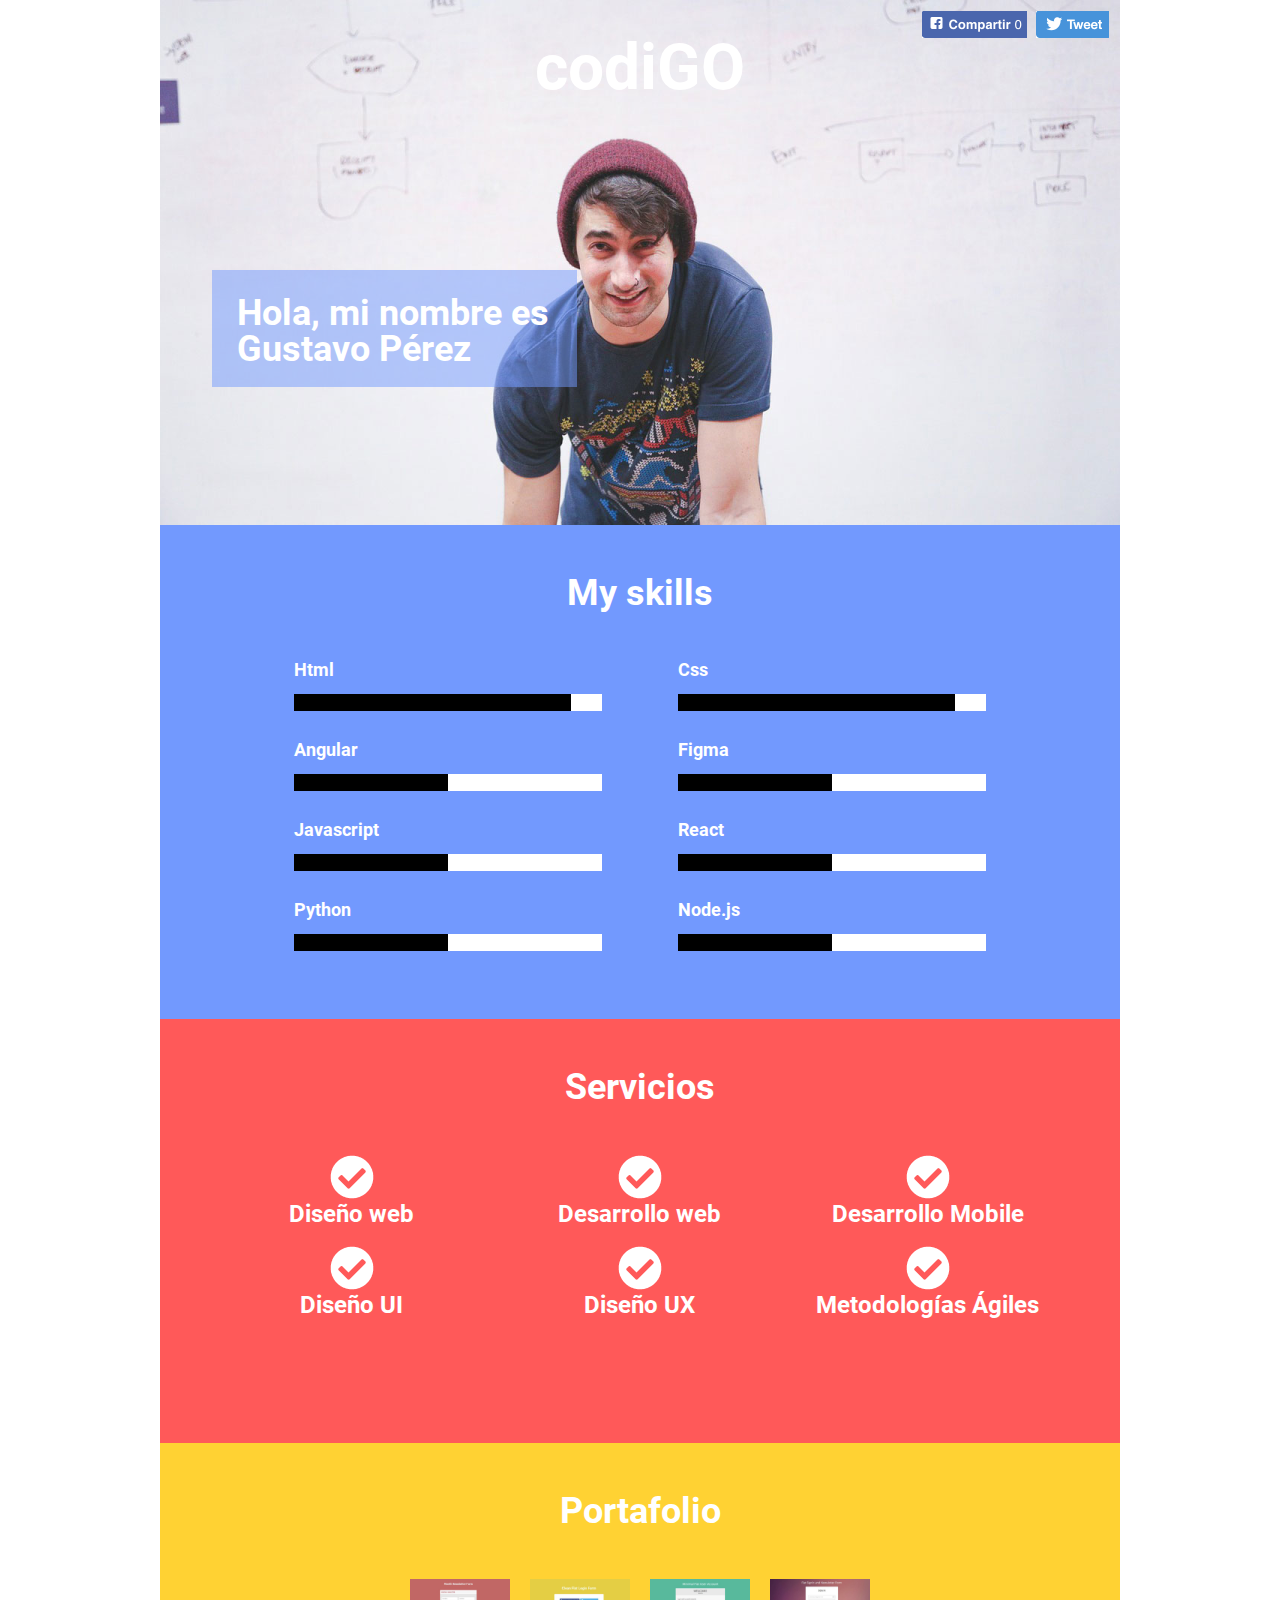
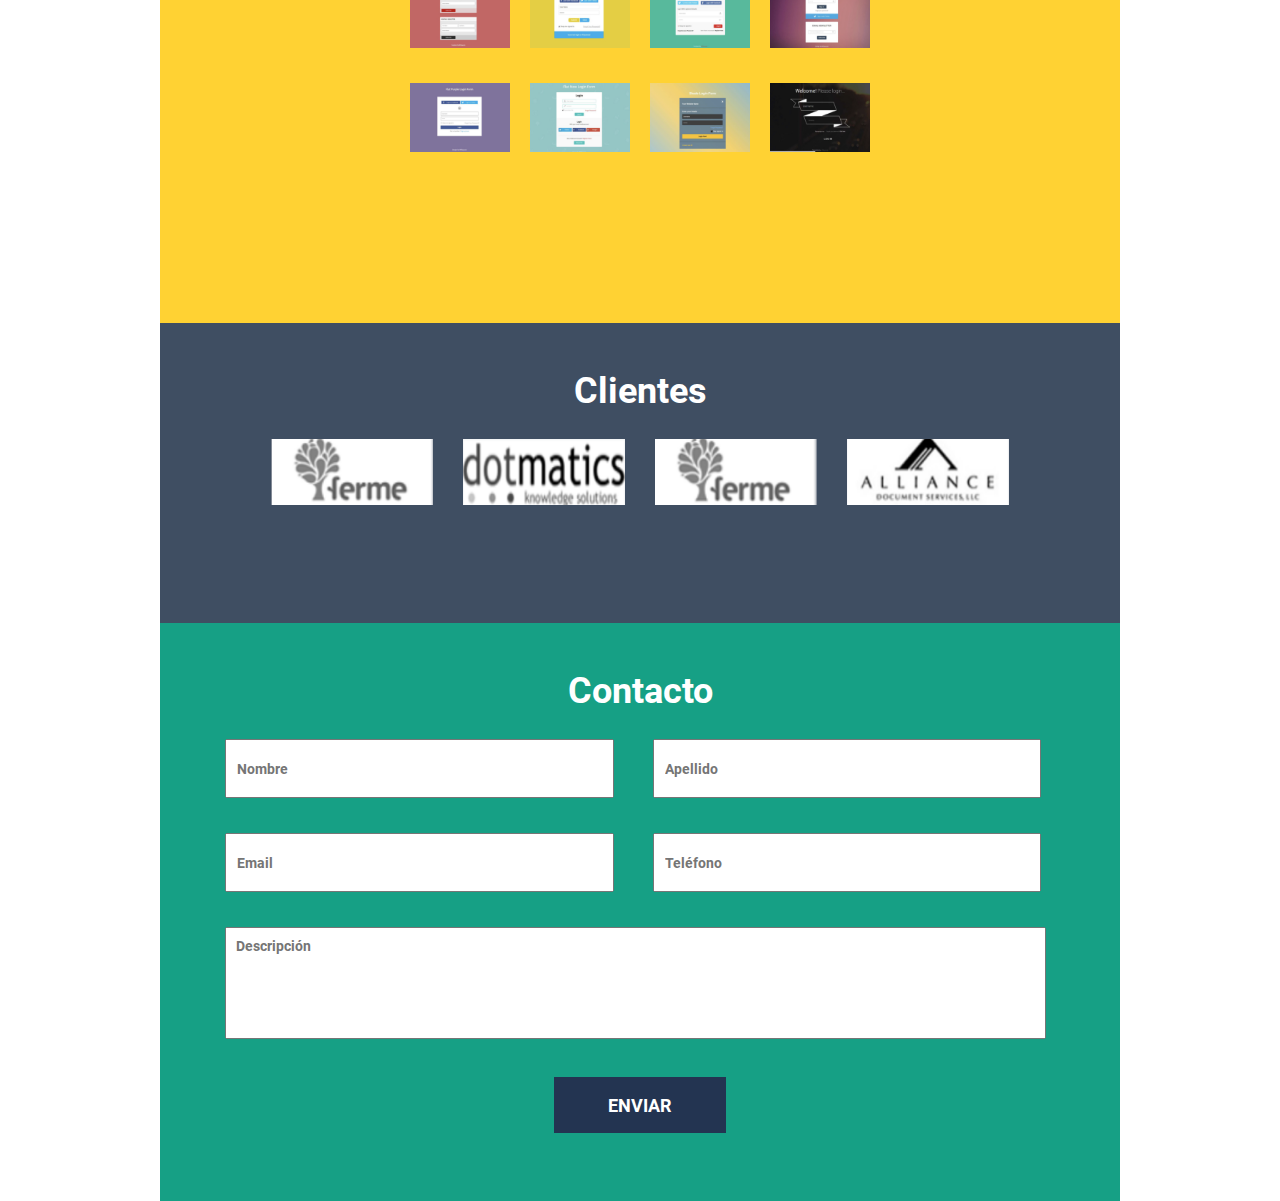
<file: index.html>
<!DOCTYPE html>
<html lang="en">
  <head>
    <meta charset="UTF-8" />
    <meta name="viewport" content="width=device-width, initial-scale=1.0" />
    <meta http-equiv="X-UA-Compatible" content="ie=edge" />
    <title>Página personal - Gustavo Pérez</title>
    <link rel="stylesheet" href="./styles/reset.css" />
    <link rel="stylesheet" href="./fonts/roboto/roboto.css" />
    <link rel="stylesheet" href="./styles/main.css" />
    <meta
      name="description"
      content="Pagina web sobre portafolio de sebastian yabiku, creada en conjunto en elvprograma codiGO"
    />
    <meta
      name="keywords"
      content="web programacion portafolio sebastianyabiku codiGO"
    />
    <meta
      property="og:title"
      itemprop="headline"
      content="Portfolio - codiGO"
    />
    <meta
      property="og:description"
      itemprop="description"
      content="Pagina web sobre portafolio de sebastian yabiku, creada en conjunto en el programa codiGO"
    />
    <meta
      property="og:image"
      itemprop="image"
      content="https://codigo-pe.github.io/front_ejercicios1/images/image.png"
    />
    <meta
      property="og:url"
      itemprop="url"
      content="https://codigo-pe.github.io/front_ejercicios1/"
    />
  </head>
  <body>
    <div class="lienzo">
      <!--<div id="fb-root"></div>-->
      <!--<script async defer crossorigin="anonymous" src="https://connect.facebook.net/es_ES/sdk.js#xfbml=1&version=v4.0"></script>-->
      <!--LIST-SOCIAL-->
      <main>
        <!--PRESENTACIÓN DE CÓDIGO TECSUP-->
        <section class="presentacion">
          <div class="social-icons">
            <ul>
              <li>
                <img src="./images/facebookshare.png" />
                <!--<div class="fb-share-button" data-href="https://codigo-pe.github.io/front_ejercicios1/" data-layout="button_count" data-size="small"><a target="_blank" href="https://www.facebook.com/sharer/sharer.php?u=https%3A%2F%2Fcodigo-pe.github.io%2Ffront_ejercicios1%2F&amp;src=sdkpreparse" class="fb-xfbml-parse-ignore">Compartir</a></div>-->
              </li>
              <li>
                <img src="./images/tweet.png" />
              </li>
            </ul>
          </div>
          <h1>codiGO</h1>
          <h2>Hola, mi nombre es Gustavo Pérez</h2>
          <figure>
            <img src="./images/image.png" alt="Banner" />
          </figure>
        </section>
        <!--SKILLS DEL EQUIPO-->
        <section class="skills">
          <h2>My skills</h2>
          <!--nivel de conocimiento html-->
          <div class="conocimientos">
            <div class="tecnologia">
              <h3>Html</h3>
              <div class="barra-tecnologia"><div class="nivel-html"></div></div>
            </div>
            <!--nivel de conocimiento css-->
            <div class="tecnologia">
              <h3>Css</h3>
              <div class="barra-tecnologia"><div class="nivel-css"></div></div>
            </div>
            <!--nivel de conocimiento Angular-->
            <div class="tecnologia">
              <h3>Angular</h3>
              <div class="barra-tecnologia">
                <div class="nivel-angular"></div>
              </div>
            </div>
            <!--nivel de conocimiento Figma-->
            <div class="tecnologia">
              <h3>Figma</h3>
              <div class="barra-tecnologia">
                <div class="nivel-figma"></div>
              </div>
            </div>
            <!--nivel de conocimiento Javascript-->
            <div class="tecnologia">
              <h3>Javascript</h3>
              <div class="barra-tecnologia">
                <div class="nivel-javascript"></div>
              </div>
            </div>
            <!--nivel de conocimiento React-->
            <div class="tecnologia">
              <h3>React</h3>
              <div class="barra-tecnologia">
                <div class="nivel-react"></div>
              </div>
            </div>
            <!--nivel de conocimiento Python-->
            <div class="tecnologia">
              <h3>Python</h3>
              <div class="barra-tecnologia">
                <div class="nivel-python"></div>
              </div>
            </div>
            <!--nivel de conocimiento Node.js-->
            <div class="tecnologia">
              <h3>Node.js</h3>
              <div class="barra-tecnologia">
                <div class="nivel-nodejs"></div>
              </div>
            </div>
          </div>
        </section>
        <!--Servicios-->
        <section class="servicios">
          <h2>Servicios</h2>
          <div class="servicios-listado">
            <div class="servicio-tipo">
              <img src="./images/Vector.png" />
              <h3>Diseño web</h3>
            </div>
            <div class="servicio-tipo">
              <img src="./images/Vector.png" />
              <h3>Desarrollo web</h3>
            </div>
            <div class="servicio-tipo">
              <img src="./images/Vector.png" />
              <h3>Desarrollo Mobile</h3>
            </div>
            <div class="servicio-tipo">
              <img src="./images/Vector.png" />
              <h3>Diseño UI</h3>
            </div>
            <div class="servicio-tipo">
              <img src="./images/Vector.png" />
              <h3>Diseño UX</h3>
            </div>
            <div class="servicio-tipo">
              <img src="./images/Vector.png" />
              <h3>Metodologías Ágiles</h3>
            </div>
          </div>
        </section>
        <!--PORTAFOLIO-->
        <section class="portafolio">
          <h2>Portafolio</h2>
          <div class="proyectos">
            <figure>
              <img src="./images/portafolio/portafolio1.png" />
            </figure>
            <figure>
              <img src="./images/portafolio/portafolio2.png" />
            </figure>
            <figure>
              <img src="./images/portafolio/portafolio3.png" />
            </figure>
            <figure>
              <img src="./images/portafolio/portafolio4.png" />
            </figure>
            <figure>
              <img src="./images/portafolio/portafolio5.png" />
            </figure>
            <figure>
              <img src="./images/portafolio/portafolio6.png" />
            </figure>
            <figure>
              <img src="./images/portafolio/portafolio7.png" />
            </figure>
            <figure>
              <img src="./images/portafolio/portafolio8.png" />
            </figure>
          </div>
        </section>

        <!--Cliente-->
        <section class="clientes">
          <h2>Clientes</h2>
          <div class="clientes-listado">
            <figure>
              <img src="./images/clientes/cliente1.png" />
            </figure>
            <figure>
              <img src="./images/clientes/cliente2.png" />
            </figure>
            <figure>
              <img src="./images/clientes/cliente3.png" />
            </figure>
            <figure>
              <img src="./images/clientes/cliente4.png" />
            </figure>
          </div>
        </section>

        <!--Contacto-->
        <section class="contacto">
          <h2>Contacto</h2>
          <form>
            <input
              class="caja-input"
              type="text"
              name="nombre"
              id="nombre"
              placeholder="Nombre"
              required
            />
            <input
              class="caja-input"
              type="text"
              name="apelldo"
              id="apellido"
              placeholder="Apellido"
              required
            />
            <input
              class="caja-input"
              type="email"
              name="email"
              id="email"
              class="caja-input"
              placeholder="Email"
              required
            />
            <input
              class="caja-input"
              type="tel"
              name="telefono"
              id="telefono"
              placeholder="Teléfono"
              required
            />
            <textarea
              class="caja-descripcion"
              name="descripcion"
              id="descripcion"
              placeholder="Descripción"
              required
            ></textarea>
            <input type="submit" name="enviar" id="enviar" value="ENVIAR" />
          </form>
        </section>
      </main>
    </div>
  </body>
</html>
</file>
<file: fonts/roboto/roboto.css>
@font-face {
    font-family: 'Roboto';
    src: url('Roboto-Medium.woff2') format('woff2'),
        url('Roboto-Medium.woff') format('woff');
    font-weight: 500;
    font-style: normal;
}

@font-face {
    font-family: 'Roboto';
    src: url('Roboto-Italic.woff2') format('woff2'),
        url('Roboto-Italic.woff') format('woff');
    font-weight: normal;
    font-style: italic;
}

@font-face {
    font-family: 'Roboto';
    src: url('Roboto-Thin.woff2') format('woff2'),
        url('Roboto-Thin.woff') format('woff');
    font-weight: 100;
    font-style: normal;
}

@font-face {
    font-family: 'Roboto';
    src: url('Roboto-LightItalic.woff2') format('woff2'),
        url('Roboto-LightItalic.woff') format('woff');
    font-weight: 300;
    font-style: italic;
}

@font-face {
    font-family: 'Roboto';
    src: url('Roboto-Light.woff2') format('woff2'),
        url('Roboto-Light.woff') format('woff');
    font-weight: 300;
    font-style: normal;
}

@font-face {
    font-family: 'Roboto';
    src: url('Roboto-BlackItalic.woff2') format('woff2'),
        url('Roboto-BlackItalic.woff') format('woff');
    font-weight: 900;
    font-style: italic;
}

@font-face {
    font-family: 'Roboto';
    src: url('Roboto-ThinItalic.woff2') format('woff2'),
        url('Roboto-ThinItalic.woff') format('woff');
    font-weight: 100;
    font-style: italic;
}

@font-face {
    font-family: 'Roboto';
    src: url('Roboto-BoldItalic.woff2') format('woff2'),
        url('Roboto-BoldItalic.woff') format('woff');
    font-weight: bold;
    font-style: italic;
}

@font-face {
    font-family: 'Roboto';
    src: url('Roboto-Bold.woff2') format('woff2'),
        url('Roboto-Bold.woff') format('woff');
    font-weight: bold;
    font-style: normal;
}

@font-face {
    font-family: 'Roboto';
    src: url('Roboto-Black.woff2') format('woff2'),
        url('Roboto-Black.woff') format('woff');
    font-weight: 900;
    font-style: normal;
}

@font-face {
    font-family: 'Roboto';
    src: url('Roboto-Regular.woff2') format('woff2'),
        url('Roboto-Regular.woff') format('woff');
    font-weight: normal;
    font-style: normal;
}

@font-face {
    font-family: 'Roboto';
    src: url('Roboto-MediumItalic.woff2') format('woff2'),
        url('Roboto-MediumItalic.woff') format('woff');
    font-weight: 500;
    font-style: italic;
}
</file>
<file: styles/main.css>
body {
  font-family: "Roboto", sans-serif;
  padding: 0px;
  color: white;
}

* {
  margin: 0px;
  padding: 0px;
  /*evitar que el padding afecte el pocentaje de la caja*/
  box-sizing: border-box;
}

.lienzo {
  /*web diseñada para una resolucion de 960px*/
  max-width: 960px;
  width: 100%;
  margin: auto;
}

h1 {
  font-size: 64px;
}

h2 {
  font-size: 36px;
}

h3 {
  font-size: 24px;
}

/*social-media*/

.social-icons {
  position: absolute;
  top: 11px;
  right: 11px;
  z-index: 1;
}

.social-icons ul,
li {
  list-style: none;
  display: flex;
  margin-left: 9px;
}

/*banner*/

.presentacion {
  position: relative;
  background: white;
  padding: 0px;
  margin: 0px;
}

.presentacion img {
  display: block;
  width: 100%;
  height: 100%;
  margin: 0%;
  padding: 0%;
}

.presentacion h1 {
  position: absolute;
  width: 100%;
  top: 36px;
  /* margin-left: 40%; */
  font-style: normal;
  font-weight: bold;
  text-align: center;
}

.presentacion h2 {
  position: absolute;
  width: 365px;
  height: 117px;
  background: rgba(114, 153, 254, 0.5);
  padding-top: 25px;
  padding-left: 25px;
  bottom: 138px;
  left: 52px;
  font-style: normal;
  font-weight: bold;
}

/*skills*/

.skills h2 {
  text-align: center;
  padding-top: 50px;
  margin-bottom: 30px;
  font-style: normal;
  font-weight: bold;
}

.skills h3 {
  font-size: 18px;
  font-style: normal;
  font-weight: bold;
  margin-bottom: 15px;
}

.skills {
  height: 494px;
  width: 100%;
  background: #7299fe;
}

.skills .conocimientos {
  display: flex;
  flex-wrap: wrap;
  padding-right: 10%;
  padding-left: 10%;
}

.skills .tecnologia {
  width: 50%;
  height: 20%;
  padding-top: 20px;
  padding-right: 5%;
  padding-bottom: 10px;
  padding-left: 5%;
}

.skills .nivel-html {
  background: black;
  height: 17px;
  width: 90%;
}

.skills .nivel-css {
  background: black;
  height: 17px;
  width: 90%;
}

.skills .nivel-angular {
  background: black;
  height: 17px;
  width: 50%;
}

.skills .nivel-figma {
  background: black;
  height: 17px;
  width: 50%;
}

.skills .nivel-javascript {
  background: black;
  height: 17px;
  width: 50%;
}

.skills .nivel-react {
  background: black;
  height: 17px;
  width: 50%;
}

.skills .nivel-python {
  background: black;
  height: 17px;
  width: 50%;
}

.skills .nivel-nodejs {
  background: black;
  height: 17px;
  width: 50%;
}

.skills .barra-tecnologia {
  background: white;
}

/*Servicios*/
.servicios {
  background: rgb(255, 89, 89);
  height: 424px;
}

.servicios h2 {
  text-align: center;
  padding-top: 50px;
  margin-bottom: 30px;
  font-style: normal;
  font-weight: bold;
}

.servicios h3 {
  text-align: center;
  font-style: normal;
  font-weight: bold;
}

.servicios .servicios-listado {
  display: flex;
  flex-wrap: wrap;
  padding-right: 5%;
  padding-left: 5%;
}

.servicios .servicio-tipo {
  width: 33.333333%;
  height: 20%;
  padding-top: 20px;
  /*padding-right: 5%;
  padding-bottom: 10px;
  /*padding-left: 5%;*/
  text-align: center;
}

/*Portafolio*/
.portafolio {
  background: #ffd233;
  height: 480px;
}

.portafolio h2 {
  text-align: center;
  padding-top: 50px;
  margin-bottom: 30px;
  font-style: normal;
  font-weight: bold;
}

.portafolio .proyectos {
  display: flex;
  flex-wrap: wrap;
  padding-right: 25%;
  padding-left: 25%;
}

.portafolio figure {
  width: 25%;
  padding-top: 20px;
  padding-right: 2%;
  padding-bottom: 15px;
  padding-left: 2%;
}

.portafolio figure img {
  width: 100%;
  height: 100%;
}

/*Clientes*/
.clientes {
  background: #3f4e62;
  height: 300px;
}

.clientes h2 {
  text-align: center;
  padding-top: 50px;
  margin-bottom: 10px;
  font-style: normal;
  font-weight: bold;
}

.clientes .clientes-listado {
  display: flex;
  flex-wrap: wrap;
  padding-right: 10%;
  padding-left: 10%;
}

.clientes figure {
  width: 25%;
  padding-top: 20px;
  padding-right: 2%;
  padding-bottom: 15px;
  padding-left: 2%;
}

.clientes figure img {
  width: 100%;
  height: 100%;
}

/*Contacto*/
.contacto {
  background: #16a085;
  height: 578px;
}

.contacto h2 {
  text-align: center;
  padding-top: 50px;
  margin-bottom: 10px;
  font-style: normal;
  font-weight: bold;
}

.contacto form {
  padding-right: 5%;
  padding-left: 5%;
}

.contacto form .caja-input {
  font-family: Roboto;
  font-size: 14px;
  font-style: normal;
  font-weight: bold;
  height: 59px;
  width: 45%;
  margin-top: 20px;
  margin-right: 2%;
  margin-bottom: 15px;
  margin-left: 2%;
  padding: 10px;
}

.contacto form .caja-descripcion {
  font-family: Roboto;
  font-size: 14px;
  font-style: normal;
  font-weight: bold;
  height: 112px;
  width: 95%;
  margin-top: 20px;
  margin-right: 2%;
  margin-bottom: 15px;
  margin-left: 2%;
  padding: 10px;
  resize: none;
}

.contacto #enviar {
  color: white;
  background: #233451;
  display: block;
  height: 56px;
  width: 20%;
  margin-top: 20px;
  margin-right: 40%;
  margin-bottom: 15px;
  margin-left: 40%;
  border-style: none;
  font-family: Roboto;
  font-size: 18px;
  font-style: normal;
  font-weight: bold;
  text-transform: uppercase;
}
</file>
